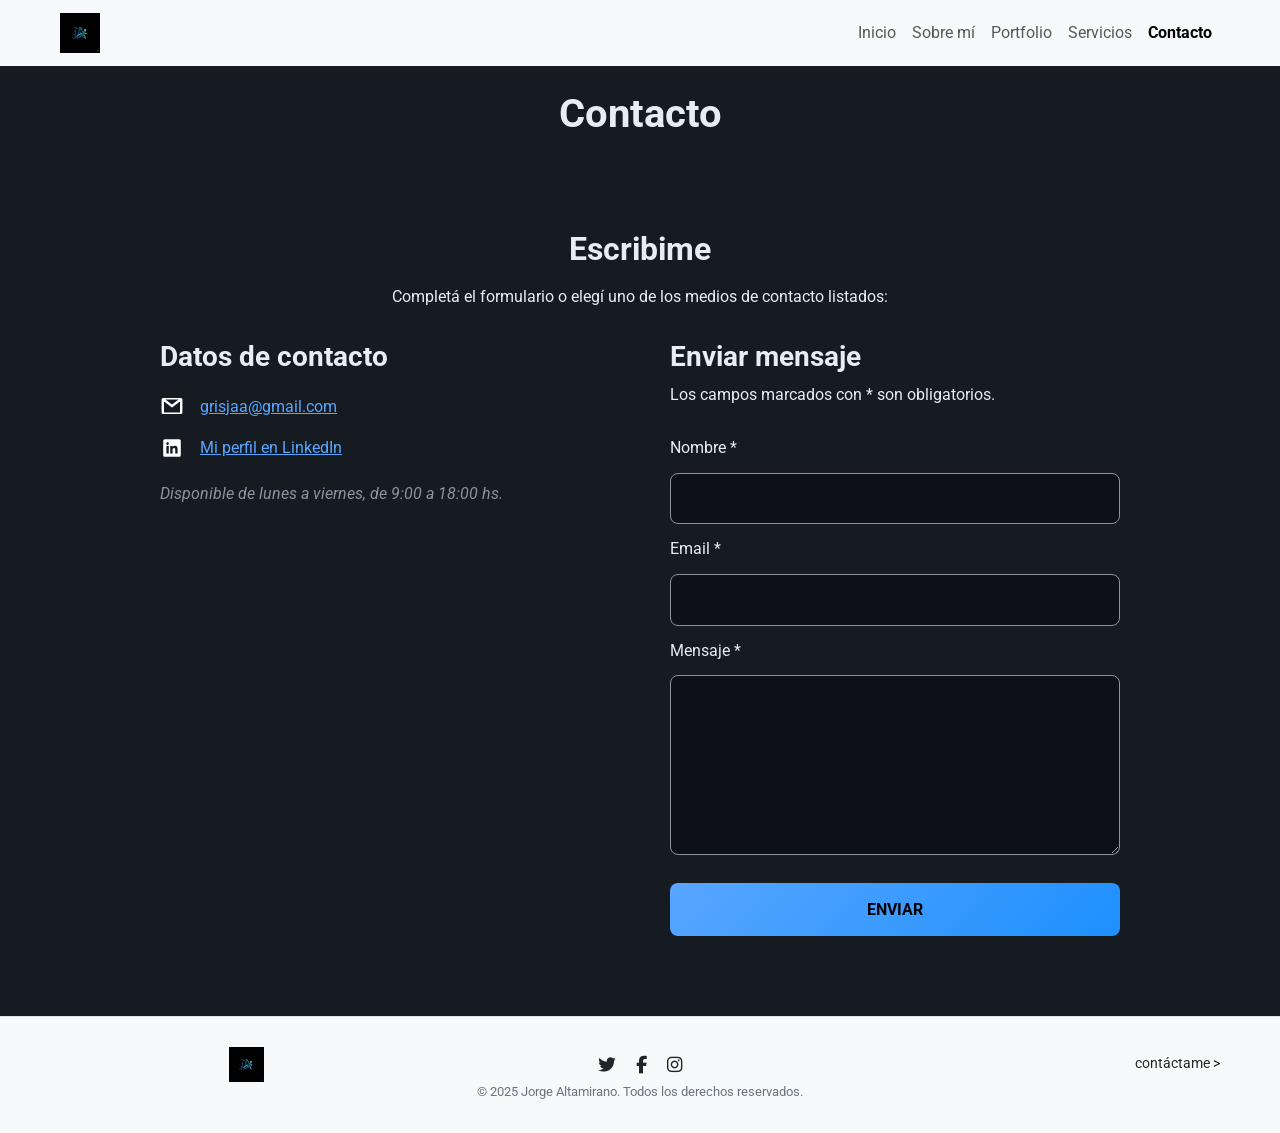
<file: pages/contacto.html>
<!doctype html>
<html lang="es">

<!-- ==================== HEAD ==================== -->

<head>
    <meta charset="utf-8">
    <meta name="viewport" content="width=device-width, initial-scale=1.0">
    <meta name="keywords"
        content="contacto, presupuesto, desarrollador web, consultas, email, formulario de contacto, proyectos web">
    <meta name="description"
        content="Contactá a Jorge Altamirano para presupuestos y consultas. Formulario y datos de contacto para iniciar tu proyecto web.">
    <title>Jorge Altamirano | Portfolio - Contacto</title>

    <!-- Tipografía -->
    <link rel="preconnect" href="https://fonts.googleapis.com">
    <link rel="preconnect" href="https://fonts.gstatic.com" crossorigin>
    <link href="https://fonts.googleapis.com/css2?family=Roboto:wght@400&display=swap" rel="stylesheet">
    <link href="https://cdn.jsdelivr.net/npm/bootstrap@5.3.8/dist/css/bootstrap.min.css" rel="stylesheet"
        integrity="sha384-sRIl4kxILFvY47J16cr9ZwB07vP4J8+LH7qKQnuqkuIAvNWLzeN8tE5YBujZqJLB" crossorigin="anonymous">
    <!-- CSS -->
    <link rel="stylesheet" href="../assets/css/style.css">
    <!-- Font Awesome para iconos -->
    <link rel="stylesheet" href="https://cdnjs.cloudflare.com/ajax/libs/font-awesome/6.4.0/css/all.min.css"
        integrity="sha512-iecdLmaskl7CVkqkXNQ/ZH/XLlvWZOJyj7Yy7tcenmpD1ypASozpmT/E0iPtmFIB46ZmdtAc9eNBvH0H/ZpiBw=="
        crossorigin="anonymous" referrerpolicy="no-referrer" />
</head>
<!-- ==================== FIN HEAD ==================== -->

<body class="body">
    <!-- Inicio Header -->
    <header class="header">
        <nav class="navbar navbar-expand-lg bg-body-tertiary">
            <div class="container-fluid">
                <a class="navbar-brand" href="../index.html">
                    <img src="../assets/img/logo negro.webp" alt="Jorge Altamirano Logo" height="40">
                </a>
                <button class="navbar-toggler" type="button" data-bs-toggle="collapse"
                    data-bs-target="#navbarNavAltMarkup" aria-controls="navbarNavAltMarkup" aria-expanded="false"
                    aria-label="Toggle navigation">
                    <span class="navbar-toggler-icon"></span>
                </button>
                <div class="collapse navbar-collapse" id="navbarNavAltMarkup">
                    <div class="navbar-nav ms-auto">
                        <a class="nav-link" href="../index.html">Inicio</a>
                        <a class="nav-link" href="./sobre-mi.html">Sobre mí</a>
                        <a class="nav-link" href="./portfolio.html">Portfolio</a>
                        <a class="nav-link" href="./servicios.html">Servicios</a>
                        <a class="nav-link active" aria-current="page" href="./contacto.html">Contacto</a>
                    </div>
                </div>
            </div>
        </nav>

        <div class="header-content text-center py-4">
            <h1 class="header__title">Contacto</h1>
        </div>
    </header>
    <!-- Fin Header -->

    <!-- ==================== INICIO MAIN ==================== -->
    <main class="main">
        <section class="contact" aria-labelledby="contacto-titulo">
            <h2 id="contacto-titulo" class="contact__title">Escribime</h2>
            <p class="contact__intro">Completá el formulario o elegí uno de los medios de contacto listados:</p>

            <!-- Wrapper Flexbox para distribuir contenido -->
            <div class="contact__wrapper">
                <!-- Informacion de contacto -->
                <div class="contact__info">
                    <h3>Datos de contacto</h3>
                    <ul class="contact__list">
                        <li>
                            <img src="../assets/img/gmail blanco.svg" alt="Gmail" class="contact__icon">
                            <a href="mailto:grisjaa@gmail.com" class="contact__link">grisjaa@gmail.com</a>
                        </li>
                        <li>
                            <img src="../assets/img/inkedin blanco.svg" alt="LinkedIn" class="contact__icon">
                            <a href="https://www.linkedin.com/in/jorge-a-altamirano/" target="_blank"
                                class="contact__link">Mi perfil en LinkedIn</a>
                        </li>
                    </ul>
                    <p class="contact__availability">Disponible de lunes a viernes, de 9:00 a 18:00 hs.</p>
                </div>

                <!-- Formulario de contacto -->
                <div class="contact__form-container">
                    <h3>Enviar mensaje</h3>
                    <form class="form" action="#" method="post" aria-describedby="ayuda-form">
                        <p id="ayuda-form" class="form__help">Los campos marcados con * son obligatorios.</p>

                        <label for="nombre" class="form__label">Nombre *</label>
                        <input id="nombre" name="nombre" type="text" class="form__input" required>

                        <label for="email" class="form__label">Email *</label>
                        <input id="email" name="email" type="email" class="form__input" required>

                        <label for="mensaje" class="form__label">Mensaje *</label>
                        <textarea id="mensaje" name="mensaje" rows="6" class="form__textarea" required></textarea>

                        <button type="submit" class="form__button">Enviar</button>
                    </form>
                </div>
            </div>
        </section>
    </main>
    <!-- ==================== FIN MAIN ==================== -->

    <footer class="footer">
        <div class="footer__container">
            <img src="../assets/img/logo negro.webp" alt="Jorge Altamirano Logo" class="footer__logo">
            <ul class="footer__social">
                <li>
                    <a href="https://twitter.com" target="_blank" rel="noopener noreferrer"
                        class="footer__social-link social--twitter" aria-label="Twitter">
                        <i class="fab fa-twitter"></i>
                    </a>
                </li>
                <li>
                    <a href="https://facebook.com" target="_blank" rel="noopener noreferrer"
                        class="footer__social-link social--facebook" aria-label="Facebook">
                        <i class="fab fa-facebook-f"></i>
                    </a>
                </li>
                <li>
                    <a href="https://instagram.com" target="_blank" rel="noopener noreferrer"
                        class="footer__social-link social--instagram" aria-label="Instagram">
                        <i class="fab fa-instagram"></i>
                    </a>
                </li>
            </ul>
            <a href="./contacto.html" class="footer__contact">contáctame &gt;</a>
        </div>
        <p class="footer__text">&copy; <time datetime="2025">2025</time> Jorge Altamirano. Todos los derechos
            reservados.</p>
    </footer>
    <!-- ==================== FIN FOOTER ==================== -->

    <!-- Scripts -->
    <script src="https://cdn.jsdelivr.net/npm/bootstrap@5.3.8/dist/js/bootstrap.bundle.min.js"
        integrity="sha384-FKyoEForCGlyvwx9Hj09JcYn3nv7wiPVlz7YYwJrWVcXK/BmnVDxM+D2scQbITxI"
        crossorigin="anonymous"></script>
</body>

</html>
</file>
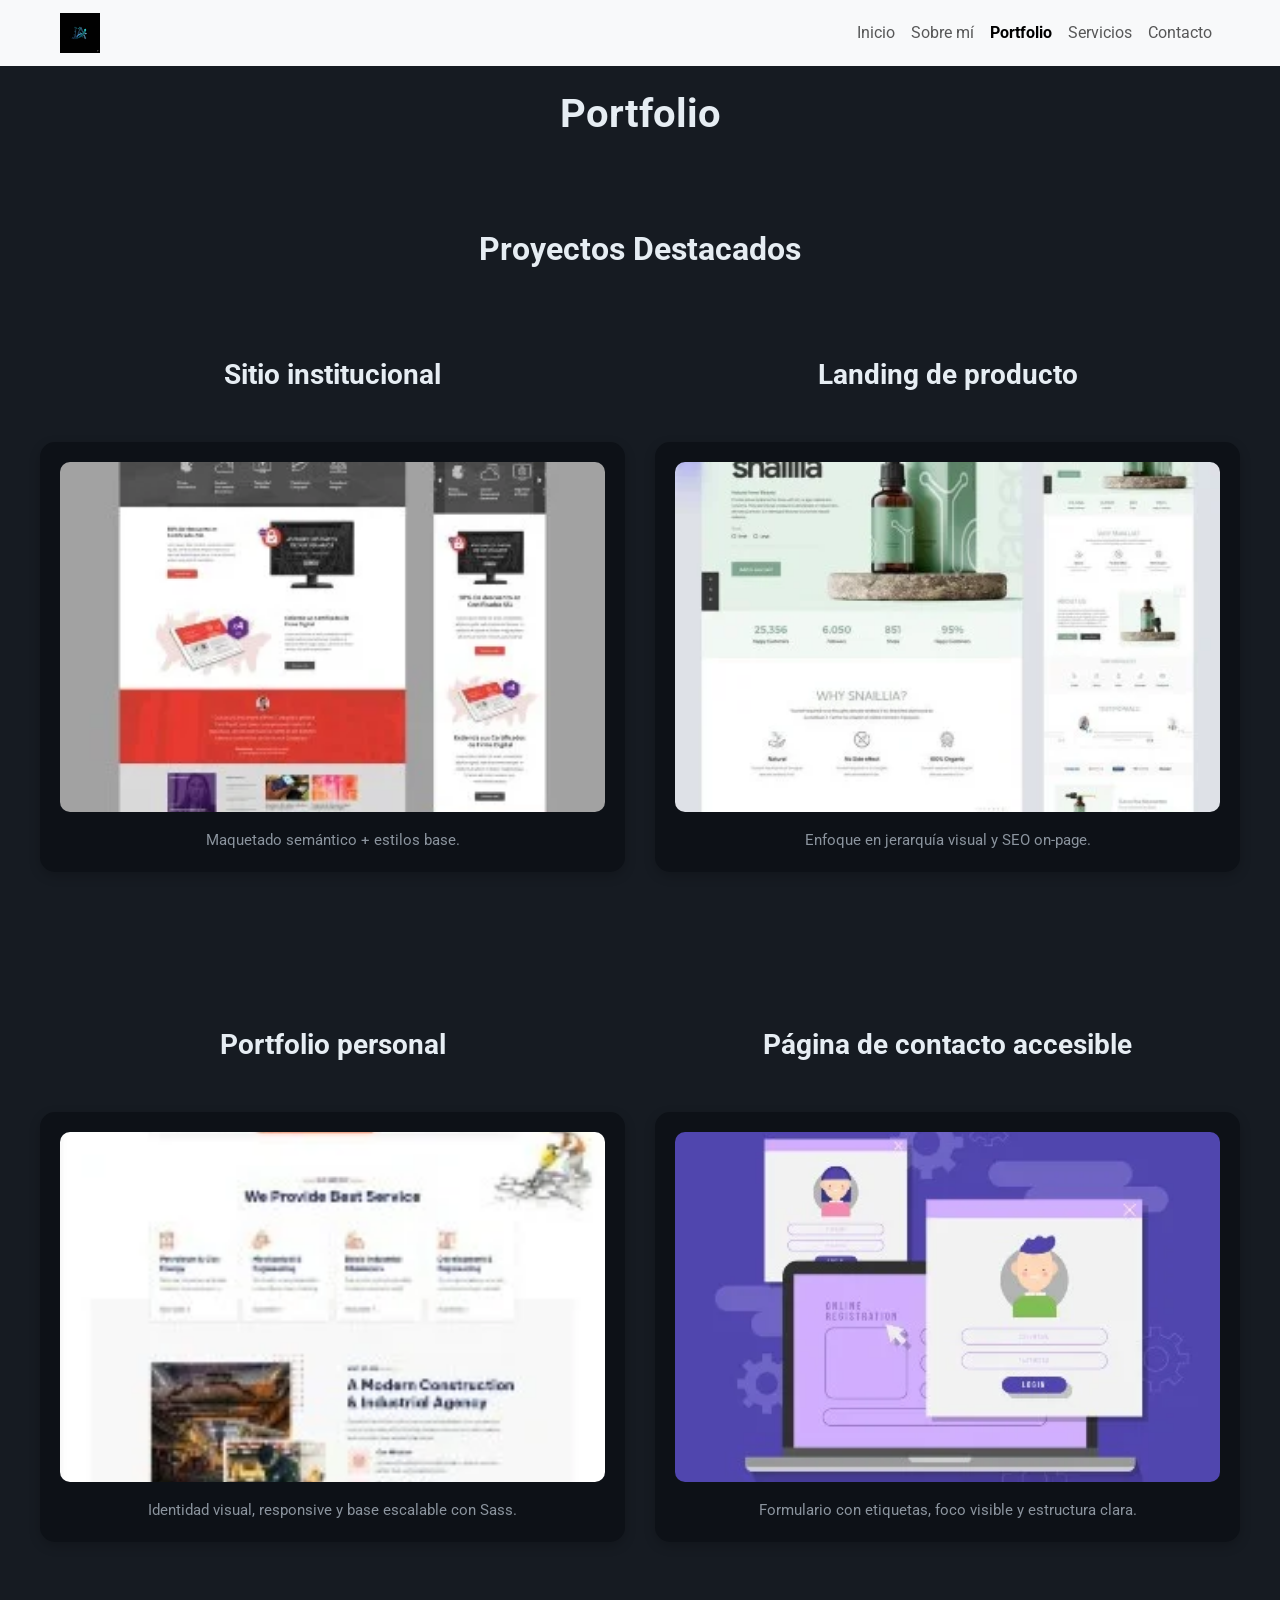
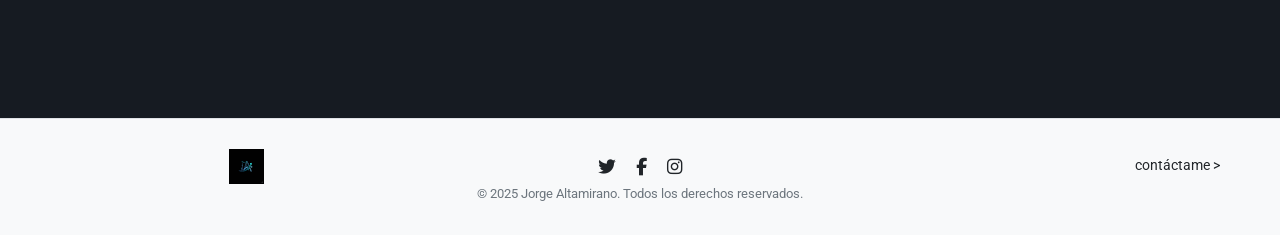
<file: pages/portfolio.html>
<!doctype html>
<html lang="es">

<!-- ==================== HEAD ==================== -->

<head>
    <meta charset="utf-8">
    <meta name="viewport" content="width=device-width, initial-scale=1.0">
    <meta name="keywords"
        content="portfolio, proyectos, desarrollador web, trabajos, maquetado HTML, CSS, sitios responsivos">
    <meta name="description"
        content="Proyectos y trabajos destacados de Jorge Altamirano. Ejemplos de maquetado semántico, diseño responsive y buenas prácticas web.">
    <title>Jorge Altamirano | Portfolio - Proyectos</title>

    <!-- Tipografía -->
    <link rel="preconnect" href="https://fonts.googleapis.com">
    <link rel="preconnect" href="https://fonts.gstatic.com" crossorigin>
    <link href="https://fonts.googleapis.com/css2?family=Roboto:wght@400&display=swap" rel="stylesheet">
    <link href="https://cdn.jsdelivr.net/npm/bootstrap@5.3.8/dist/css/bootstrap.min.css" rel="stylesheet"
        integrity="sha384-sRIl4kxILFvY47J16cr9ZwB07vP4J8+LH7qKQnuqkuIAvNWLzeN8tE5YBujZqJLB" crossorigin="anonymous">
    <!-- CSS -->
    <link rel="stylesheet" href="../assets/css/style.css">
    <!-- Font Awesome para iconos -->
    <link rel="stylesheet" href="https://cdnjs.cloudflare.com/ajax/libs/font-awesome/6.4.0/css/all.min.css"
        integrity="sha512-iecdLmaskl7CVkqkXNQ/ZH/XLlvWZOJyj7Yy7tcenmpD1ypASozpmT/E0iPtmFIB46ZmdtAc9eNBvH0H/ZpiBw=="
        crossorigin="anonymous" referrerpolicy="no-referrer" />

</head>
<!-- ==================== FIN HEAD ==================== -->

<body class="body">
    <!-- Inicio Header -->
    <header class="header">
        <nav class="navbar navbar-expand-lg bg-body-tertiary">
            <div class="container-fluid">
                <a class="navbar-brand" href="../index.html">
                    <img src="../assets/img/logo negro.webp" alt="Jorge Altamirano Logo" height="40">
                </a>
                <button class="navbar-toggler" type="button" data-bs-toggle="collapse"
                    data-bs-target="#navbarNavAltMarkup" aria-controls="navbarNavAltMarkup" aria-expanded="false"
                    aria-label="Toggle navigation">
                    <span class="navbar-toggler-icon"></span>
                </button>
                <div class="collapse navbar-collapse" id="navbarNavAltMarkup">
                    <div class="navbar-nav ms-auto">
                        <a class="nav-link" href="../index.html">Inicio</a>
                        <a class="nav-link" href="./sobre-mi.html">Sobre mí</a>
                        <a class="nav-link active" aria-current="page" href="./portfolio.html">Portfolio</a>
                        <a class="nav-link" href="./servicios.html">Servicios</a>
                        <a class="nav-link" href="./contacto.html">Contacto</a>
                    </div>
                </div>
            </div>
        </nav>

        <div class="header-content text-center py-4">
            <h1 class="header__title">Portfolio</h1>
        </div>
    </header>
    <!-- Fin Header -->

    <!-- Inicio Main -->
    <main class="main">
        <section class="gallery" aria-labelledby="galeria-titulo">
            <h2 id="galeria-titulo" class="gallery__title">Proyectos Destacados</h2>

            <article class="project">
                <h3 class="project__title">Sitio institucional</h3>
                <figure class="project__figure">
                    <img src="../assets/img/diseño para sitio institucional responsivo.webp"
                        alt="Miniatura del sitio institucional" class="project__image">
                    <figcaption class="project__caption">Maquetado semántico + estilos base.</figcaption>
                </figure>
            </article>

            <article class="project">
                <h3 class="project__title">Landing de producto</h3>
                <figure class="project__figure">
                    <img src="../assets/img/landing-producto.webp" alt="Miniatura de landing de producto"
                        class="project__image">
                    <figcaption class="project__caption">Enfoque en jerarquía visual y SEO on-page.</figcaption>
                </figure>
            </article>

            <article class="project">
                <h3 class="project__title">Portfolio personal</h3>
                <figure class="project__figure">
                    <img src="../assets/img/sitio web.webp" alt="Miniatura de portfolio personal"
                        class="project__image">
                    <figcaption class="project__caption">Identidad visual, responsive y base escalable con Sass.
                    </figcaption>
                </figure>
            </article>

            <article class="project">
                <h3 class="project__title">Página de contacto accesible</h3>
                <figure class="project__figure">
                    <img src="../assets/img/registracion.webp" alt="Miniatura de página de contacto"
                        class="project__image">
                    <figcaption class="project__caption">Formulario con etiquetas, foco visible y estructura clara.
                    </figcaption>
                </figure>
            </article>
        </section>
    </main>
    <!-- Fin Main -->

    <footer class="footer">
        <div class="footer__container">
            <img src="../assets/img/logo negro.webp" alt="Jorge Altamirano Logo" class="footer__logo">
            <ul class="footer__social">
                <li>
                    <a href="https://twitter.com" target="_blank" rel="noopener noreferrer"
                        class="footer__social-link social--twitter" aria-label="Twitter">
                        <i class="fab fa-twitter"></i>
                    </a>
                </li>
                <li>
                    <a href="https://facebook.com" target="_blank" rel="noopener noreferrer"
                        class="footer__social-link social--facebook" aria-label="Facebook">
                        <i class="fab fa-facebook-f"></i>
                    </a>
                </li>
                <li>
                    <a href="https://instagram.com" target="_blank" rel="noopener noreferrer"
                        class="footer__social-link social--instagram" aria-label="Instagram">
                        <i class="fab fa-instagram"></i>
                    </a>
                </li>
            </ul>
            <a href="./contacto.html" class="footer__contact">contáctame &gt;</a>
        </div>
        <p class="footer__text">&copy; <time datetime="2025">2025</time> Jorge Altamirano. Todos los derechos
            reservados.</p>
    </footer>
    <!-- ==================== FIN FOOTER ==================== -->

    <!-- Scripts -->
    <script src="https://cdn.jsdelivr.net/npm/bootstrap@5.3.8/dist/js/bootstrap.bundle.min.js"
        integrity="sha384-FKyoEForCGlyvwx9Hj09JcYn3nv7wiPVlz7YYwJrWVcXK/BmnVDxM+D2scQbITxI"
        crossorigin="anonymous"></script>
</body>

</html>
</file>
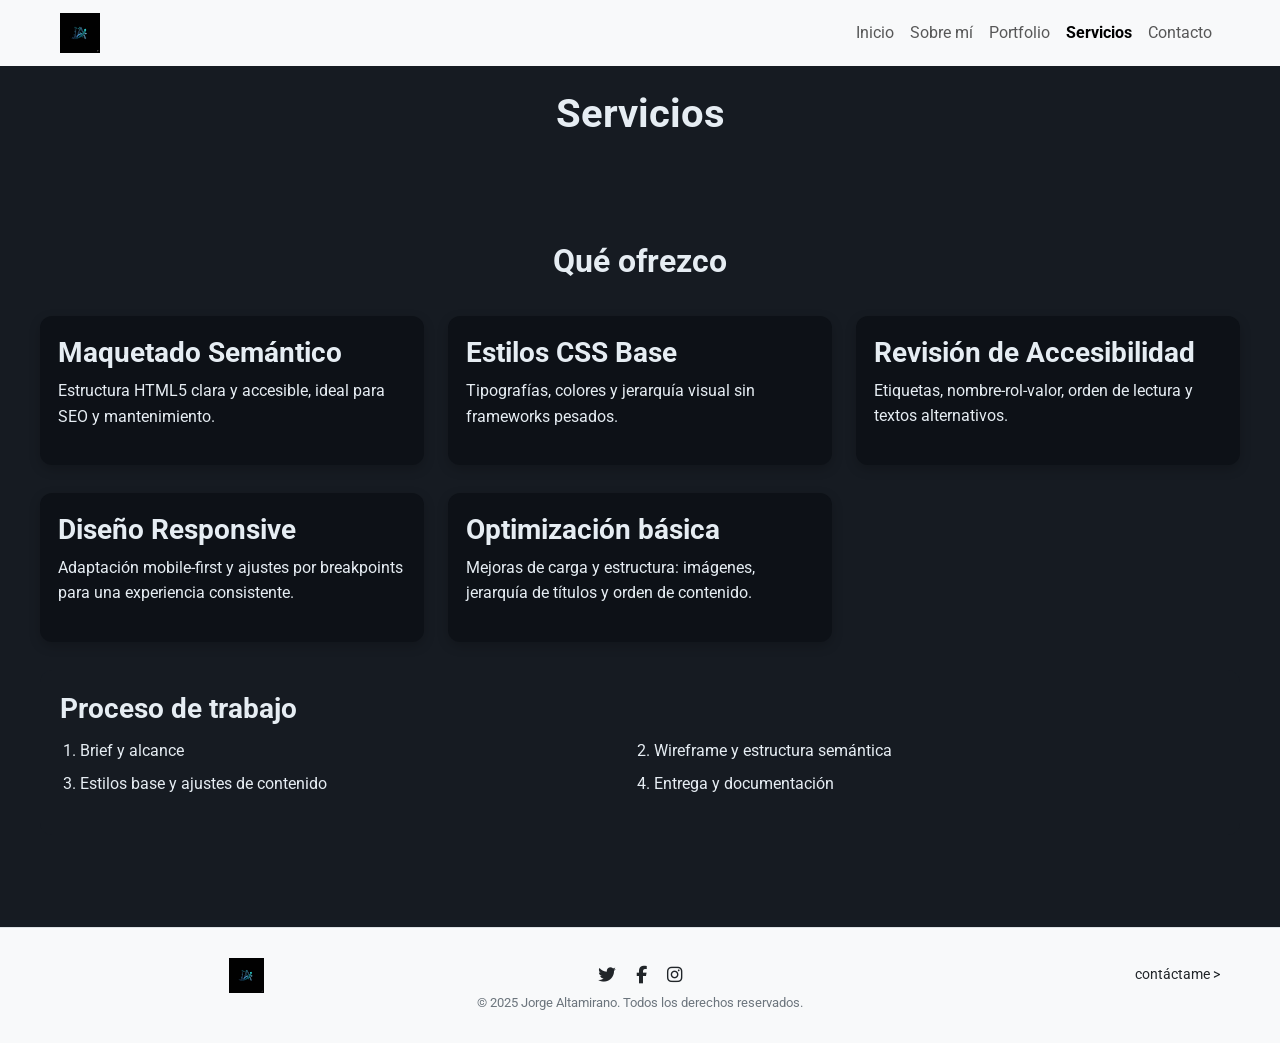
<file: pages/servicios.html>
<!doctype html>
<html lang="es">

<!-- ==================== HEAD ==================== -->

<head>
    <meta charset="utf-8">
    <meta name="viewport" content="width=device-width, initial-scale=1.0">
    <meta name="keywords"
        content="servicios web, desarrollo web, maquetado HTML, CSS, accesibilidad web, responsive, optimización">
    <meta name="description"
        content="Servicios de desarrollo web de Jorge Altamirano: maquetado HTML semántico, estilos CSS, accesibilidad, diseño responsive y optimización.">
    <title>Jorge Altamirano | Portfolio - Servicios</title>

    <!-- Tipografía -->
    <link rel="preconnect" href="https://fonts.googleapis.com">
    <link rel="preconnect" href="https://fonts.gstatic.com" crossorigin>
    <link href="https://fonts.googleapis.com/css2?family=Roboto:wght@400&display=swap" rel="stylesheet">
    <link href="https://cdn.jsdelivr.net/npm/bootstrap@5.3.8/dist/css/bootstrap.min.css" rel="stylesheet"
        integrity="sha384-sRIl4kxILFvY47J16cr9ZwB07vP4J8+LH7qKQnuqkuIAvNWLzeN8tE5YBujZqJLB" crossorigin="anonymous">
    <!-- fremwork Animate -->
    <link rel="stylesheet" href="https://cdnjs.cloudflare.com/ajax/libs/animate.css/4.1.1/animate.min.css" />
    <!-- AOS -->
    <link href="https://unpkg.com/aos@2.3.1/dist/aos.css" rel="stylesheet">
    <!-- CSS -->
    <link rel="stylesheet" href="../assets/css/style.css">
    <!-- Font Awesome para iconos -->
    <link rel="stylesheet" href="https://cdnjs.cloudflare.com/ajax/libs/font-awesome/6.4.0/css/all.min.css"
        integrity="sha512-iecdLmaskl7CVkqkXNQ/ZH/XLlvWZOJyj7Yy7tcenmpD1ypASozpmT/E0iPtmFIB46ZmdtAc9eNBvH0H/ZpiBw=="
        crossorigin="anonymous" referrerpolicy="no-referrer" />


</head>
<!-- ==================== FIN HEAD ==================== -->

<body class="body">
    <!-- Inicio Header -->
    <header class="header">
        <nav class="navbar navbar-expand-lg bg-body-tertiary">
            <div class="container-fluid">
                <a class="navbar-brand" href="../index.html">
                    <img src="../assets/img/logo negro.webp" alt="Jorge Altamirano Logo" height="40">
                </a>
                <button class="navbar-toggler" type="button" data-bs-toggle="collapse"
                    data-bs-target="#navbarNavAltMarkup" aria-controls="navbarNavAltMarkup" aria-expanded="false"
                    aria-label="Toggle navigation">
                    <span class="navbar-toggler-icon"></span>
                </button>
                <div class="collapse navbar-collapse" id="navbarNavAltMarkup">
                    <div class="navbar-nav ms-auto">
                        <a class="nav-link" href="../index.html">Inicio</a>
                        <a class="nav-link" href="./sobre-mi.html">Sobre mí</a>
                        <a class="nav-link" href="./portfolio.html">Portfolio</a>
                        <a class="nav-link active" aria-current="page" href="./servicios.html">Servicios</a>
                        <a class="nav-link" href="./contacto.html">Contacto</a>
                    </div>
                </div>
            </div>
        </nav>

        <div class="header-content text-center py-4">
            <h1 class="header__title">Servicios</h1>
        </div>
    </header>
    <!-- Fin Header -->

    <!-- Inicio Main -->
    <main class="main">
        <section class="service" aria-labelledby="servicios-titulo">
            <h2 id="servicios-titulo" class="service__title">Qué ofrezco</h2>

            <article class="service__item animate__animated animate__flip animate__slower">
                <h3 class="service__subtitle">Maquetado Semántico</h3>
                <p>Estructura HTML5 clara y accesible, ideal para SEO y mantenimiento.</p>
            </article>

            <article class="service__item">
                <h3 class="service__subtitle">Estilos CSS Base</h3>
                <p>Tipografías, colores y jerarquía visual sin frameworks pesados.</p>
            </article>

            <article class="service__item" data-aos="flip-left">
                <h3 class="service__subtitle">Revisión de Accesibilidad</h3>
                <p>Etiquetas, nombre-rol-valor, orden de lectura y textos alternativos.</p>
            </article>

            <article class="service__item">
                <h3 class="service__subtitle">Diseño Responsive</h3>
                <p>Adaptación mobile-first y ajustes por breakpoints para una experiencia consistente.</p>
            </article>

            <article class="service__item">
                <h3 class="service__subtitle">Optimización básica</h3>
                <p>Mejoras de carga y estructura: imágenes, jerarquía de títulos y orden de contenido.</p>
            </article>

            <section class="process" aria-labelledby="proceso-titulo">
                <h3 id="proceso-titulo" class="process__title">Proceso de trabajo</h3>
                <ol class="process__list">
                    <li>Brief y alcance</li>
                    <li>Wireframe y estructura semántica</li>
                    <li>Estilos base y ajustes de contenido</li>
                    <li>Entrega y documentación</li>
                </ol>
            </section>
        </section>
    </main>
    <!-- Fin Main -->

    <footer class="footer">
        <div class="footer__container">
            <img src="../assets/img/logo negro.webp" alt="Jorge Altamirano Logo" class="footer__logo">
            <ul class="footer__social">
                <li>
                    <a href="https://twitter.com" target="_blank" rel="noopener noreferrer"
                        class="footer__social-link social--twitter" aria-label="Twitter">
                        <i class="fab fa-twitter"></i>
                    </a>
                </li>
                <li>
                    <a href="https://facebook.com" target="_blank" rel="noopener noreferrer"
                        class="footer__social-link social--facebook" aria-label="Facebook">
                        <i class="fab fa-facebook-f"></i>
                    </a>
                </li>
                <li>
                    <a href="https://instagram.com" target="_blank" rel="noopener noreferrer"
                        class="footer__social-link social--instagram" aria-label="Instagram">
                        <i class="fab fa-instagram"></i>
                    </a>
                </li>
            </ul>
            <a href="./contacto.html" class="footer__contact">contáctame &gt;</a>
        </div>
        <p class="footer__text">&copy; <time datetime="2025">2025</time> Jorge Altamirano. Todos los derechos
            reservados.</p>
    </footer>
    <!-- ==================== FIN FOOTER ==================== -->

    <!-- Scripts -->
    <script src="https://cdn.jsdelivr.net/npm/bootstrap@5.3.8/dist/js/bootstrap.bundle.min.js"
        integrity="sha384-FKyoEForCGlyvwx9Hj09JcYn3nv7wiPVlz7YYwJrWVcXK/BmnVDxM+D2scQbITxI"
        crossorigin="anonymous"></script>
    <!-- Scripts AOS-->
    <script src="https://unpkg.com/aos@2.3.1/dist/aos.js"></script>
    <script>
        AOS.init();
    </script>
</body>

</html>
</file>
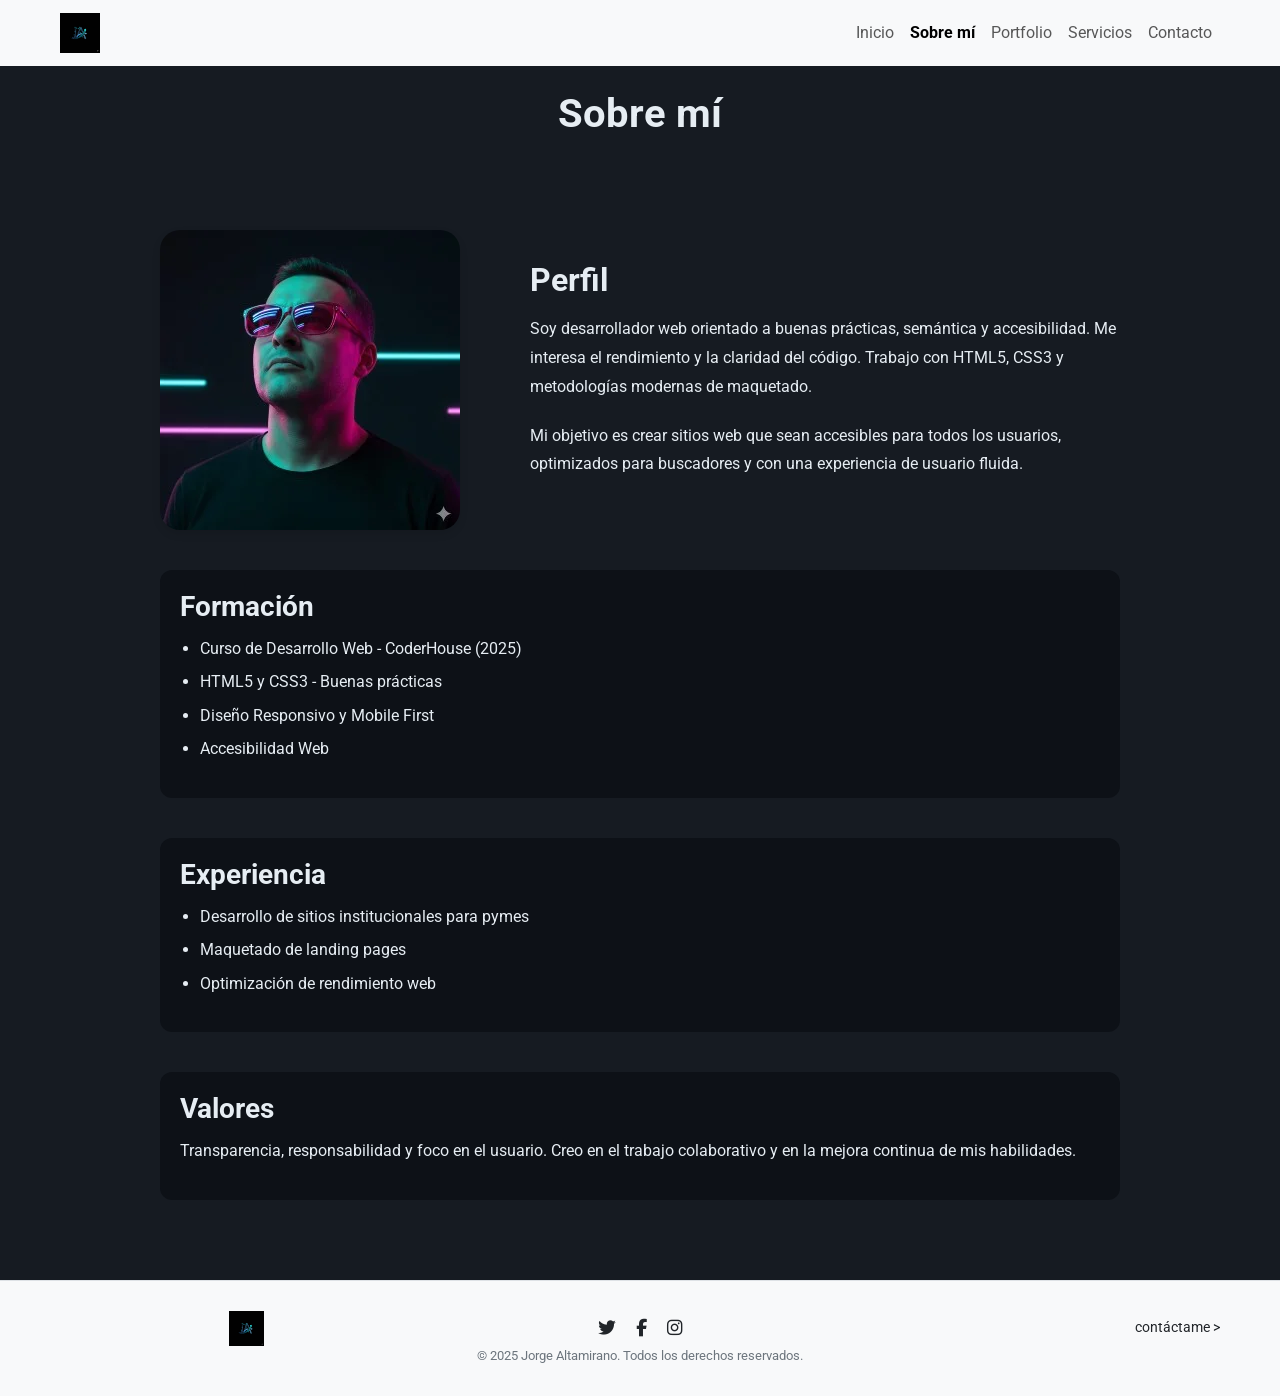
<file: pages/sobre-mi.html>
<!doctype html>
<html lang="es">

<!-- ==================== HEAD ==================== -->

<head>
    <meta charset="utf-8">
    <meta name="viewport" content="width=device-width, initial-scale=1.0">
    <meta name="keywords"
        content="sobre mí, perfil, desarrollador web, experiencia, formación, habilidades, HTML, CSS, accesibilidad">
    <meta name="description"
        content="Conocé a Jorge Altamirano: perfil, formación, experiencia y habilidades en desarrollo web, semántica y accesibilidad.">
    <title>Jorge Altamirano | Portfolio - Sobre mí</title>

    <!-- Tipografía -->
    <link rel="preconnect" href="https://fonts.googleapis.com">
    <link rel="preconnect" href="https://fonts.gstatic.com" crossorigin>
    <link href="https://fonts.googleapis.com/css2?family=Roboto:wght@400&display=swap" rel="stylesheet">
    <link href="https://cdn.jsdelivr.net/npm/bootstrap@5.3.8/dist/css/bootstrap.min.css" rel="stylesheet"
        integrity="sha384-sRIl4kxILFvY47J16cr9ZwB07vP4J8+LH7qKQnuqkuIAvNWLzeN8tE5YBujZqJLB" crossorigin="anonymous">
    <!-- CSS -->
    <link rel="stylesheet" href="../assets/css/style.css">
    <!-- Font Awesome para iconos -->
    <link rel="stylesheet" href="https://cdnjs.cloudflare.com/ajax/libs/font-awesome/6.4.0/css/all.min.css"
        integrity="sha512-iecdLmaskl7CVkqkXNQ/ZH/XLlvWZOJyj7Yy7tcenmpD1ypASozpmT/E0iPtmFIB46ZmdtAc9eNBvH0H/ZpiBw=="
        crossorigin="anonymous" referrerpolicy="no-referrer" />
</head>
<!-- ==================== FIN HEAD ==================== -->

<body class="body">
    <!-- ==================== INICIO HEADER ==================== -->
    <header class="header">
        <nav class="navbar navbar-expand-lg bg-body-tertiary">
            <div class="container-fluid">
                <a class="navbar-brand" href="../index.html">
                    <img src="../assets/img/logo negro.webp" alt="Jorge Altamirano Logo" height="40">
                </a>
                <button class="navbar-toggler" type="button" data-bs-toggle="collapse"
                    data-bs-target="#navbarNavAltMarkup" aria-controls="navbarNavAltMarkup" aria-expanded="false"
                    aria-label="Toggle navigation">
                    <span class="navbar-toggler-icon"></span>
                </button>
                <div class="collapse navbar-collapse" id="navbarNavAltMarkup">
                    <div class="navbar-nav ms-auto">
                        <a class="nav-link" href="../index.html">Inicio</a>
                        <a class="nav-link active" aria-current="page" href="./sobre-mi.html">Sobre mí</a>
                        <a class="nav-link" href="./portfolio.html">Portfolio</a>
                        <a class="nav-link" href="./servicios.html">Servicios</a>
                        <a class="nav-link" href="./contacto.html">Contacto</a>
                    </div>
                </div>
            </div>
        </nav>
        <div class="header-content text-center py-4">
            <h1 class="header__title">Sobre mí</h1>
        </div>
    </header>
    <!-- ==================== FIN HEADER ==================== -->

    <!-- ==================== INICIO MAIN ==================== -->
    <main class="main">
        <article class="profile" aria-labelledby="perfil-titulo">
            <!-- Wrapper para Flexbox -->
            <div class="profile__content-wrapper">
                <figure class="profile__figure text-center">
                    <img src="../assets/img/profilejor.webp" alt="Jorge Altamirano" class="profile__image img-fluid">
                </figure>
                <div class="profile__info">
                    <h2 id="perfil-titulo" class="profile__title">Perfil</h2>
                    <p class="profile__text">
                        Soy desarrollador web orientado a buenas prácticas, semántica y accesibilidad.
                        Me interesa el rendimiento y la claridad del código. Trabajo con HTML5, CSS3
                        y metodologías modernas de maquetado.
                    </p>
                    <p class="profile__text">
                        Mi objetivo es crear sitios web que sean accesibles para todos los usuarios,
                        optimizados para buscadores y con una experiencia de usuario fluida.
                    </p>
                </div>
            </div>

            <!-- Seccion Formacion -->
            <section class="profile__section" aria-labelledby="formacion-titulo">
                <h3 id="formacion-titulo" class="profile__subtitle">Formación</h3>
                <ul class="profile__list">
                    <li>Curso de Desarrollo Web - CoderHouse (2025)</li>
                    <li>HTML5 y CSS3 - Buenas prácticas</li>
                    <li>Diseño Responsivo y Mobile First</li>
                    <li>Accesibilidad Web </li>
                </ul>
            </section>

            <!-- Seccion Experiencia -->
            <section class="profile__section" aria-labelledby="experiencia-titulo">
                <h3 id="experiencia-titulo" class="profile__subtitle">Experiencia</h3>
                <ul class="profile__list">
                    <li>Desarrollo de sitios institucionales para pymes</li>
                    <li>Maquetado de landing pages</li>
                    <li>Optimización de rendimiento web</li>
                </ul>
            </section>

            <!-- Seccion Valores -->
            <section class="profile__section" aria-labelledby="valores-titulo">
                <h3 id="valores-titulo" class="profile__subtitle">Valores</h3>
                <p>Transparencia, responsabilidad y foco en el usuario. Creo en el trabajo colaborativo
                    y en la mejora continua de mis habilidades.</p>
            </section>
        </article>
    </main>
    <!-- ==================== FIN MAIN ==================== -->

    <!-- ==================== INICIO FOOTER ==================== -->
    <footer class="footer">
        <div class="footer__container">
            <img src="../assets/img/logo negro.webp" alt="Jorge Altamirano Logo" class="footer__logo">
            <ul class="footer__social">
                <li>
                    <a href="https://twitter.com" target="_blank" rel="noopener noreferrer"
                        class="footer__social-link social--twitter" aria-label="Twitter">
                        <i class="fab fa-twitter"></i>
                    </a>
                </li>
                <li>
                    <a href="https://facebook.com" target="_blank" rel="noopener noreferrer"
                        class="footer__social-link social--facebook" aria-label="Facebook">
                        <i class="fab fa-facebook-f"></i>
                    </a>
                </li>
                <li>
                    <a href="https://instagram.com" target="_blank" rel="noopener noreferrer"
                        class="footer__social-link social--instagram" aria-label="Instagram">
                        <i class="fab fa-instagram"></i>
                    </a>
                </li>
            </ul>
            <a href="./contacto.html" class="footer__contact">contáctame &gt;</a>
        </div>
        <p class="footer__text">&copy; <time datetime="2025">2025</time> Jorge Altamirano. Todos los derechos
            reservados.</p>
    </footer>
    <!-- ==================== FIN FOOTER ==================== -->

    <!-- Scripts -->
    <script src="https://cdn.jsdelivr.net/npm/bootstrap@5.3.8/dist/js/bootstrap.bundle.min.js"
        integrity="sha384-FKyoEForCGlyvwx9Hj09JcYn3nv7wiPVlz7YYwJrWVcXK/BmnVDxM+D2scQbITxI"
        crossorigin="anonymous"></script>
</body>

</html>
</file>
<file: assets/css/style.css>
@charset "UTF-8";
@keyframes fadeIn {
  from {
    opacity: 0;
    transform: translateY(20px);
  }
  to {
    opacity: 1;
    transform: translateY(0);
  }
}
@keyframes pulse {
  0%, 100% {
    transform: scale(1);
  }
  50% {
    transform: scale(1.05);
  }
}
@keyframes slideInRight {
  from {
    opacity: 0;
    transform: translateX(30px);
  }
  to {
    opacity: 1;
    transform: translateX(0);
  }
}
@keyframes gradientShift {
  0% {
    background-position: 0% 50%;
  }
  50% {
    background-position: 100% 50%;
  }
  100% {
    background-position: 0% 50%;
  }
}
* {
  margin: 0;
  padding: 0;
  box-sizing: border-box;
}

html {
  color-scheme: dark light;
  background: #0d1117;
  scroll-behavior: smooth;
}

body,
.body {
  background: #0d1117;
  color: #e6edf3;
  font-family: "Roboto", system-ui, -apple-system, "Segoe UI", Arial, sans-serif;
  font-weight: 400;
  line-height: 1.6;
}

video,
img {
  display: block;
  max-width: 100%;
  height: auto;
}

ul,
ol {
  color: #e6edf3;
}

.skip {
  position: static;
  display: inline-block;
  background: #58a6ff;
  color: #000;
  text-decoration: none;
}

h1,
h2,
h3 {
  color: #e6edf3;
  font-weight: 700;
}

.subtitulo {
  color: #8b949e;
  font-style: italic;
}

em {
  font-style: italic;
}

strong {
  font-weight: 700;
}

a {
  color: #58a6ff;
  text-decoration: underline;
  transition: color 0.2s ease;
}
a:hover {
  text-decoration: none;
}

figure {
  text-align: center;
}

figcaption {
  color: #8b949e;
  font-size: 0.95rem;
}

.header {
  background: #161b22;
  text-align: center;
}
.header__title {
  color: #e6edf3;
  font-weight: 700;
}
.header__subtitle {
  color: #8b949e;
  font-style: italic;
}

header,
main {
  background: #161b22;
}

.navbar-brand img {
  height: 40px;
  width: auto;
  max-width: 150px;
}

.footer {
  background: #f8f9fa;
  padding: 30px 20px;
  color: #212529;
  border-top: 1px solid #dee2e6;
  margin-top: 0;
}
.footer__container {
  max-width: 1200px;
  margin: 0 auto;
  padding: 0 20px;
  display: flex;
  flex-direction: column;
  gap: 16px;
  align-items: center;
}
@media (min-width: 768px) {
  .footer__container {
    display: flex;
    flex-direction: row;
    gap: 20px;
    justify-content: space-between;
    align-items: center;
  }
}
.footer__logo {
  height: 35px;
  width: auto;
  object-fit: contain;
}
@media (min-width: 768px) {
  .footer__logo {
    flex: 1;
  }
}
.footer__social {
  display: flex;
  flex-direction: row;
  gap: 20px;
  list-style: none;
  margin: 0;
  padding: 0;
  align-items: center;
}
@media (min-width: 768px) {
  .footer__social {
    flex: 1;
    justify-content: center;
  }
}
.footer__social-link {
  color: #212529;
  font-size: 1.1rem;
  text-decoration: none;
  display: flex;
  align-items: center;
  justify-content: center;
  transition: color 0.3s ease, transform 0.2s ease;
}
.footer__social-link:hover, .footer__social-link:focus, .footer__social-link:active {
  color: #58a6ff;
  transform: translateY(-2px);
}
.footer__social-link:hover:focus, .footer__social-link:focus:focus, .footer__social-link:active:focus {
  outline: 2px solid #58a6ff;
  outline-offset: 4px;
}
.footer__contact {
  color: #212529;
  text-decoration: none;
  font-size: 0.9rem;
  padding-bottom: 2px;
  transition: color 0.3s ease;
}
@media (min-width: 768px) {
  .footer__contact {
    flex: 1;
    text-align: right;
  }
}
.footer__contact:hover, .footer__contact:focus, .footer__contact:active {
  color: #58a6ff;
}
.footer__contact:hover:focus, .footer__contact:focus:focus, .footer__contact:active:focus {
  outline: 2px solid #58a6ff;
  outline-offset: 4px;
}
.footer__text {
  color: #6c757d;
  font-size: 0.8rem;
  text-align: center;
  margin: 0;
}

.social--twitter:hover, .social--twitter:focus {
  color: #1da1f2;
}

.social--facebook:hover, .social--facebook:focus {
  color: #1877f2;
}

.social--instagram:hover, .social--instagram:focus {
  color: #e4405f;
}

.social--linkedin:hover, .social--linkedin:focus {
  color: #0a66c2;
}

.social--whatsapp:hover, .social--whatsapp:focus {
  color: #25d366;
}

.mt-xs {
  margin-top: 8px;
}

.mb-xs {
  margin-bottom: 8px;
}

.py-xs {
  padding-top: 8px;
  padding-bottom: 8px;
}

.mt-sm {
  margin-top: 12px;
}

.mb-sm {
  margin-bottom: 12px;
}

.py-sm {
  padding-top: 12px;
  padding-bottom: 12px;
}

.mt-md {
  margin-top: 16px;
}

.mb-md {
  margin-bottom: 16px;
}

.py-md {
  padding-top: 16px;
  padding-bottom: 16px;
}

.mt-lg {
  margin-top: 20px;
}

.mb-lg {
  margin-bottom: 20px;
}

.py-lg {
  padding-top: 20px;
  padding-bottom: 20px;
}

.mt-xl {
  margin-top: 24px;
}

.mb-xl {
  margin-bottom: 24px;
}

.py-xl {
  padding-top: 24px;
  padding-bottom: 24px;
}

.container,
.container-fluid {
  max-width: 1200px;
  margin: 0 auto;
  padding: 0 20px;
}

.content-wrapper {
  max-width: 1200px;
  margin: 0 auto;
  padding: 0 20px;
}

.main {
  background: #161b22;
  min-height: 80vh;
  padding: 40px 20px 60px;
}

.gallery {
  display: grid;
  grid-template-columns: repeat(1, 1fr);
  gap: 40px;
  padding: 20px;
}
@media (min-width: 768px) {
  .gallery {
    display: grid;
    grid-template-columns: repeat(2, 1fr);
    gap: 30px;
  }
}
.gallery__title {
  color: #e6edf3;
  font-weight: 700;
  text-align: center;
  margin-bottom: 30px;
  grid-column: 1/-1;
}

.service {
  display: grid;
  row-gap: 28px;
  column-gap: 24px;
  padding: 32px 20px;
}
@media (min-width: 768px) {
  .service {
    grid-template-columns: repeat(2, minmax(0, 1fr));
  }
}
@media (min-width: 1024px) {
  .service {
    grid-template-columns: repeat(3, minmax(0, 1fr));
  }
}
.service__title {
  color: #e6edf3;
  text-align: center;
  margin-bottom: 8px;
  grid-column: 1/-1;
}
.service__subtitle {
  color: #e6edf3;
}

.process {
  background: #161b22;
  padding: 22px 20px;
  border-radius: 12px;
  grid-column: 1/-1;
}
.process__title {
  color: #e6edf3;
  margin-bottom: 12px;
}
.process__list {
  display: grid;
  gap: 8px;
  padding-left: 1.25rem;
}
@media (min-width: 768px) {
  .process__list {
    grid-template-columns: repeat(2, minmax(0, 1fr));
  }
}

.form__button, .cta__button, .btn-primary {
  display: inline-block;
  padding: 12px 24px;
  border: none;
  border-radius: 8px;
  font-weight: 700;
  text-decoration: none;
  text-transform: uppercase;
  cursor: pointer;
  transition: transform 0.2s ease, box-shadow 0.2s ease;
}

.btn-primary {
  background: #58a6ff;
  color: #000;
}
.btn-primary:hover:hover {
  transform: translateY(-2px);
}
.btn-primary:hover {
  box-shadow: 0 8px 20px rgba(88, 166, 255, 0.4);
  text-decoration: none;
  color: #000;
}

.cta__button {
  background: linear-gradient(135deg, #58a6ff 0%, #1e90ff 50%, #00bfff 100%);
  color: #000;
  padding: 14px 32px;
  background-size: 200% 200%;
  animation: gradientShift 3s ease infinite;
}
.cta__button:hover:hover {
  transform: translateY(-2px);
}
.cta__button:hover {
  box-shadow: 0 8px 20px rgba(88, 166, 255, 0.4);
  text-decoration: none;
  color: #000;
  background-position: right center;
}

.form__button {
  background: linear-gradient(135deg, #58a6ff 0%, #1e90ff 50%, #00bfff 100%);
  color: #000;
  padding: 14px 28px;
  margin-top: 16px;
  width: 100%;
  background-size: 200% 200%;
  animation: gradientShift 3s ease infinite;
}
@media (min-width: 768px) {
  .form__button {
    width: auto;
  }
}
.form__button:hover:hover {
  transform: translateY(-2px);
}
.form__button:hover {
  box-shadow: 0 8px 20px rgba(88, 166, 255, 0.4);
  background-position: right center;
}

.whatsapp-btn {
  position: fixed;
  bottom: 90px;
  right: 20px;
  z-index: 999;
  display: flex;
  align-items: center;
  justify-content: center;
  width: 56px;
  height: 56px;
  background: #25d366;
  border-radius: 50%;
  color: #fff;
  font-size: 28px;
  text-decoration: none;
  box-shadow: 0 4px 12px rgba(37, 211, 102, 0.4);
  transition: transform 0.2s ease, box-shadow 0.2s ease;
}
.whatsapp-btn:hover {
  transform: scale(1.1);
  box-shadow: 0 6px 16px rgba(37, 211, 102, 0.5);
  color: #fff;
  text-decoration: none;
}
.whatsapp-btn:focus {
  outline: 2px solid #fff;
  outline-offset: 2px;
}
.whatsapp-btn__icon {
  width: 32px;
  height: 32px;
}

button {
  background: #58a6ff;
  color: #000;
  text-transform: uppercase;
  cursor: pointer;
  transition: background 0.2s ease;
}
button:hover {
  text-decoration: underline;
}

.service__item, .project__figure {
  background: #0d1117;
  padding: 20px;
  border-radius: 12px;
  box-shadow: 0 4px 12px rgba(0, 0, 0, 0.2);
  transition: transform 0.3s ease, box-shadow 0.3s ease;
}

.project__figure {
  display: flex;
  flex-direction: column;
  gap: 16px;
  padding: 20px;
  border-radius: 15px;
}
.project__figure:hover {
  transform: translateY(-10px);
  box-shadow: 0 8px 20px rgba(88, 166, 255, 0.4);
}

.project__image {
  width: 100%;
  max-height: 350px;
  object-fit: cover;
  border-radius: 10px;
}

.project__caption {
  color: #8b949e;
  font-size: 0.95rem;
  text-align: center;
}

.skills {
  margin: 50px 0;
  padding: 30px 0;
}
.skills .container {
  max-width: 800px;
}
.skills .card {
  margin-bottom: 32px;
  padding: 14px 16px;
}
@media (min-width: 768px) {
  .skills .card {
    margin-bottom: 16px;
  }
}

.skills__grid {
  display: grid;
  grid-template-columns: repeat(1, 1fr);
  gap: 24px;
  justify-items: center;
  align-items: stretch;
  padding: 20px 0;
}
@media (min-width: 768px) {
  .skills__grid {
    display: grid;
    grid-template-columns: repeat(3, 1fr);
    gap: 32px;
    justify-items: stretch;
  }
  .skills__grid .card {
    margin-bottom: 0;
  }
}

.skills__title {
  font-weight: 700;
}

.skills__list {
  list-style: disc;
}

.skills__item {
  color: #e6edf3;
}

.service__item {
  padding: 20px 18px;
  text-align: left;
  animation: fadeIn 0.5s ease-in-out;
}

.form__input,
.form__textarea {
  border: 1px solid #8b949e;
  border-radius: 8px;
  padding: 12px;
  background: #0d1117;
  font: inherit;
  color: inherit;
  transition: border-color 0.2s ease, outline 0.2s ease;
}
.form__input:focus,
.form__textarea:focus {
  outline: 2px solid #58a6ff;
  border-color: #58a6ff;
}

.form {
  display: flex;
  flex-direction: column;
  gap: 12px;
  max-width: 480px;
  margin: 0 auto;
}

.form__textarea {
  min-height: 120px;
  resize: vertical;
}

label {
  font: inherit;
  color: inherit;
  background: transparent;
}

input,
textarea {
  font: inherit;
  color: inherit;
  background: transparent;
}

nav ul {
  list-style: none;
}
nav li {
  display: inline;
}
nav li + li::before {
  content: " · ";
  color: #8b949e;
}
nav a[aria-current=page] {
  font-weight: 700;
  text-decoration: none;
}

.nav__list {
  list-style: none;
}
.nav__item {
  display: inline;
}
.nav__item + .nav__item::before {
  content: " · ";
  color: #8b949e;
}
.nav__link {
  color: #58a6ff;
  text-decoration: underline;
  transition: color 0.2s ease;
}
.nav__link:hover {
  text-decoration: none;
}
.nav__link[aria-current=page] {
  font-weight: 700;
  text-decoration: none;
}

.intro {
  max-width: 1200px;
  margin: 0 auto;
  padding: 0 20px;
}
.intro__title {
  color: #e6edf3;
  font-weight: 700;
  text-align: center;
  margin-bottom: 16px;
  animation: fadeIn 0.6s ease-out;
}
.intro__text {
  text-align: center;
  margin-top: 8px;
  margin-bottom: 40px;
}
.intro__figure {
  display: flex;
  flex-direction: column;
  gap: 16px;
  align-items: center;
  justify-content: center;
}
.intro__image {
  width: 100%;
  height: auto;
  max-height: 450px;
  object-fit: contain;
  border-radius: 10px;
  box-shadow: 0 4px 8px rgba(0, 0, 0, 0.1);
  display: block;
  margin: 0 auto;
  transition: transform 0.3s ease, box-shadow 0.3s ease;
}
.intro__image:hover {
  transform: scale(1.02);
  box-shadow: 0 4px 12px rgba(0, 0, 0, 0.2);
}
.intro__caption {
  color: #e6edf3;
  font-size: 0.95rem;
  text-align: center;
  margin-top: 16px;
}

.project {
  display: grid;
  grid-template-columns: repeat(1, 1fr);
  gap: 20px;
  margin-bottom: 50px;
  padding: 30px 0;
}
.project__title {
  color: #e6edf3;
  text-align: center;
  margin-bottom: 30px;
}
.project__text {
  color: #e6edf3;
  margin-top: 16px;
}
.project__video {
  display: block;
  max-height: 400px;
  object-fit: cover;
  border-radius: 10px;
}

.cta {
  background: #0d1117;
  padding: 50px 20px;
  text-align: center;
  margin-top: 40px;
  border-radius: 12px;
  animation: fadeIn 0.5s ease-out;
}
.cta__title {
  margin-bottom: 16px;
  font-size: 1.5rem;
}
.cta__text {
  margin-bottom: 24px;
  max-width: 600px;
  margin-left: auto;
  margin-right: auto;
}

.testimonials {
  background-color: #0d1117;
  border-top: 1px solid #8b949e;
  padding: 40px 0;
}

.blockquote {
  font-style: italic;
  color: #e6edf3;
}

.blockquote-footer {
  color: #8b949e;
}

#n8n-chat {
  position: fixed;
  bottom: 20px;
  right: 20px;
  z-index: 999;
  z-index: 1000;
}

.profile {
  max-width: 1000px;
  margin: 0 auto;
  padding: 0 20px;
  padding: 20px;
}
.profile__content-wrapper {
  display: flex;
  flex-direction: column;
  gap: 30px;
  align-items: center;
}
@media (min-width: 768px) {
  .profile__content-wrapper {
    display: flex;
    flex-direction: row;
    gap: 50px;
    align-items: center;
    justify-content: center;
  }
}
@media (min-width: 768px) {
  .profile__figure {
    flex: 0 0 320px;
    margin-bottom: 0;
  }
}
@media (min-width: 768px) {
  .profile__info {
    flex: 1;
    text-align: left;
  }
}
.profile__image {
  max-width: 300px;
  width: 100%;
  height: auto;
  border-radius: 20px;
  transition: transform 0.3s ease, box-shadow 0.3s ease;
  box-shadow: 0 4px 8px rgba(0, 0, 0, 0.1);
}
.profile__image:hover:hover {
  transform: scale(1.05);
}
.profile__image:hover {
  box-shadow: 0 8px 16px rgba(88, 166, 255, 0.3);
}
.profile__title {
  margin-bottom: 16px;
}
.profile__text {
  margin-bottom: 20px;
  line-height: 1.8;
}
.profile__section {
  margin-top: 40px;
  padding: 20px;
  background: #0d1117;
  border-radius: 12px;
  animation: slideInRight 0.5s ease-out;
}
.profile__subtitle {
  margin-bottom: 12px;
}
.profile__list {
  padding-left: 20px;
}
.profile__list li {
  margin-bottom: 8px;
}

.contact {
  max-width: 1000px;
  margin: 0 auto;
  padding: 0 20px;
  padding: 20px;
}
.contact__title {
  text-align: center;
  margin-bottom: 16px;
}
.contact__intro {
  text-align: center;
  margin-bottom: 30px;
}
.contact__wrapper {
  display: flex;
  flex-direction: column;
  gap: 40px;
  align-items: stretch;
}
@media (min-width: 768px) {
  .contact__wrapper {
    display: flex;
    flex-direction: row;
    gap: 60px;
    justify-content: space-between;
    align-items: flex-start;
  }
}
@media (min-width: 768px) {
  .contact__info {
    flex: 1;
  }
}
@media (min-width: 768px) {
  .contact__form-container {
    flex: 1;
  }
}
.contact__list {
  list-style: none;
  padding: 0;
  margin: 20px 0;
}
.contact__list li {
  display: flex;
  flex-direction: row;
  gap: 16px;
  align-items: center;
  margin-bottom: 16px;
  color: #e6edf3;
}
.contact__icon {
  width: 24px;
  height: 24px;
  flex-shrink: 0;
}
.contact__link {
  color: #58a6ff;
  text-decoration: underline;
  transition: color 0.2s ease;
}
.contact__link:hover {
  text-decoration: none;
}
.contact__availability {
  color: #8b949e;
  font-style: italic;
  margin-top: 20px;
}

.portfolio__intro {
  text-align: center;
  margin-bottom: 40px;
  max-width: 800px;
  margin-left: auto;
  margin-right: auto;
}
.portfolio__filters {
  display: flex;
  align-items: center;
  justify-content: center;
  gap: 16px;
  margin-bottom: 30px;
  flex-wrap: wrap;
}
.portfolio__filter-btn {
  padding: 8px 16px;
  background: transparent;
  border: 1px solid #8b949e;
  border-radius: 8px;
  color: #e6edf3;
  cursor: pointer;
  transition: all 0.2s ease;
}
.portfolio__filter-btn:hover, .portfolio__filter-btn.active {
  background: #58a6ff;
  border-color: #58a6ff;
  color: #000;
}

.services__intro {
  text-align: center;
  margin-bottom: 40px;
  max-width: 800px;
  margin-left: auto;
  margin-right: auto;
}
.services__cta {
  text-align: center;
  margin-top: 50px;
  padding: 40px;
  background: #0d1117;
  border-radius: 12px;
}

/*# sourceMappingURL=style.css.map */
</file>
